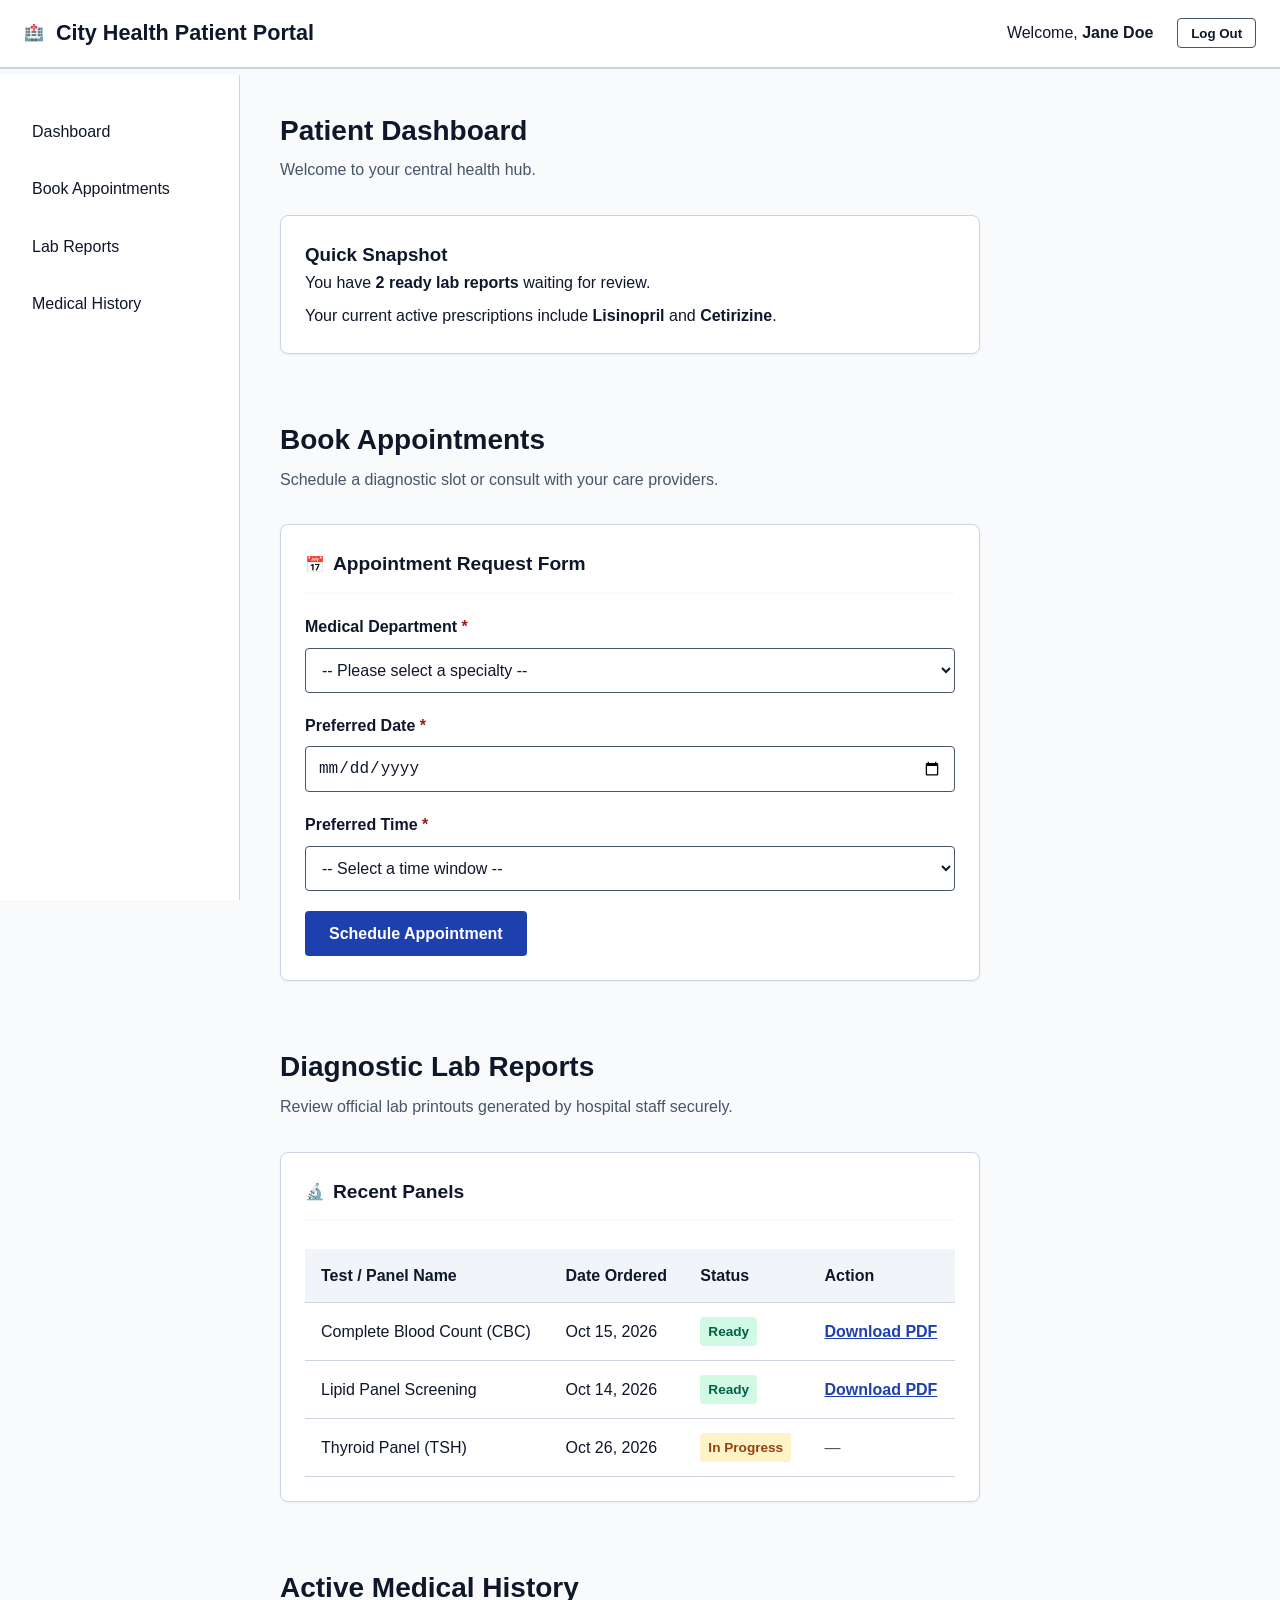
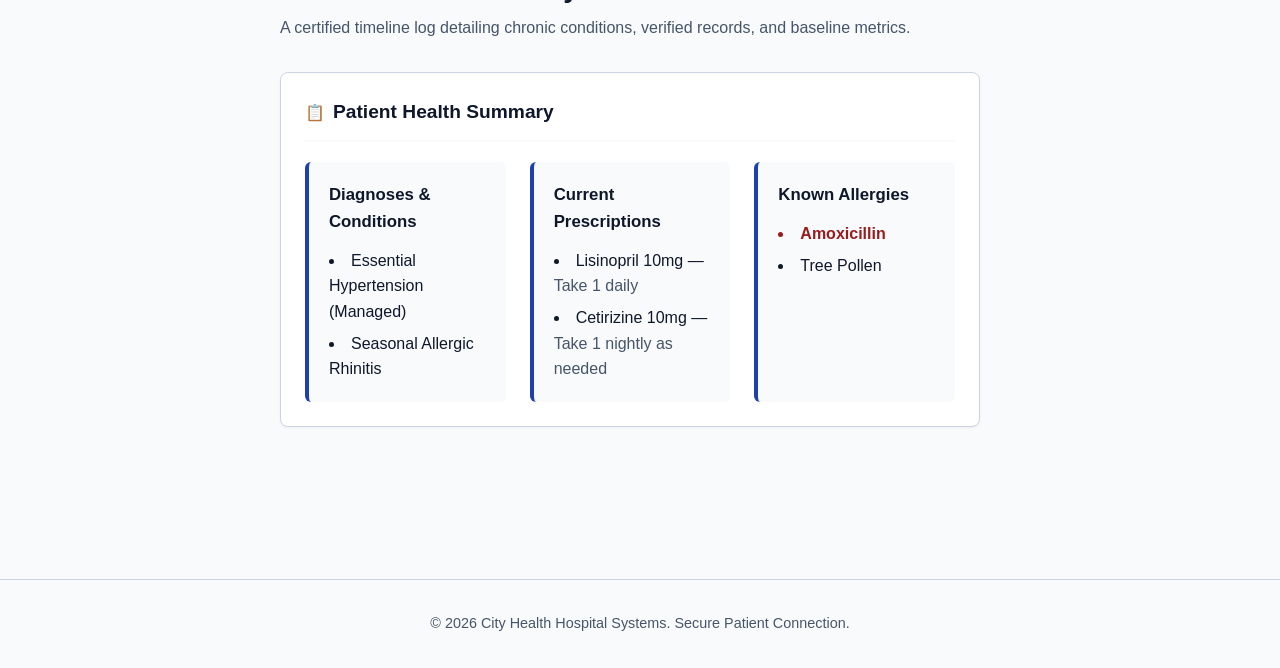
<file: Hospital Management/index.html>
<!DOCTYPE html>
<html lang="en">
  <head>
    <meta charset="UTF-8" />
    <meta name="viewport" content="width=device-width, initial-scale=1.0" />
    <title>Patient Portal - City Health Hospital</title>
    <link rel="stylesheet" href="style.css" />
  </head>
  <body>
    <a href="#main-content" class="skip-link">Skip to main content</a>

    <header class="portal-header">
      <div class="header-container">
        <div class="logo-area">
          <span class="portal-logo" aria-hidden="true">🏥</span>
          <h1>
            City Health <span class="sr-only">Hospital</span> Patient Portal
          </h1>
        </div>
        <div class="user-profile">
          <span id="user-greeting">Welcome, <strong>Jane Doe</strong></span>
          <button
            class="btn-logout"
            aria-label="Log out of your patient portal account"
          >
            Log Out
          </button>
        </div>
      </div>
    </header>

    <div class="portal-container">
      <nav class="portal-nav" aria-label="Main Portal Navigation">
        <ul>
          <li><a href="#dashboard" class="nav-item">Dashboard</a></li>
          <li>
            <a href="#appointments" class="nav-item">Book Appointments</a>
          </li>
          <li><a href="#lab-reports" class="nav-item">Lab Reports</a></li>
          <li>
            <a href="#medical-history" class="nav-item">Medical History</a>
          </li>
        </ul>
      </nav>

      <main id="main-content" class="portal-main" tabindex="-1">
        <div id="dashboard" class="portal-view">
          <header class="content-header">
            <h2>Patient Dashboard</h2>
            <p class="subtitle">Welcome to your central health hub.</p>
          </header>

          <div class="portal-card">
            <h3>Quick Snapshot</h3>
            <p>
              You have <strong>2 ready lab reports</strong> waiting for review.
            </p>
            <p style="margin-top: 0.5rem">
              Your current active prescriptions include
              <strong>Lisinopril</strong> and <strong>Cetirizine</strong>.
            </p>
          </div>
        </div>

        <div id="appointments" class="portal-view">
          <header class="content-header">
            <h2>Book Appointments</h2>
            <p class="subtitle">
              Schedule a diagnostic slot or consult with your care providers.
            </p>
          </header>

          <section class="portal-card" aria-labelledby="form-heading">
            <div class="card-header">
              <span class="card-icon" aria-hidden="true">📅</span>
              <h3 id="form-heading">Appointment Request Form</h3>
            </div>
            <form class="appointment-form" action="#" method="POST">
              <div class="form-group">
                <label for="department"
                  >Medical Department
                  <span class="required" aria-hidden="true">*</span></label
                >
                <select
                  id="department"
                  name="department"
                  required
                  aria-required="true"
                >
                  <option value="">-- Please select a specialty --</option>
                  <option value="cardiology">Cardiology</option>
                  <option value="general">General Medicine</option>
                  <option value="pediatrics">Pediatrics</option>
                  <option value="orthopedics">Orthopedics</option>
                </select>
              </div>

              <div class="form-group">
                <label for="app-date"
                  >Preferred Date
                  <span class="required" aria-hidden="true">*</span></label
                >
                <input
                  type="date"
                  id="app-date"
                  name="app-date"
                  required
                  aria-required="true"
                />
              </div>

              <div class="form-group">
                <label for="app-time"
                  >Preferred Time
                  <span class="required" aria-hidden="true">*</span></label
                >
                <select
                  id="app-time"
                  name="app-time"
                  required
                  aria-required="true"
                >
                  <option value="">-- Select a time window --</option>
                  <option value="morning">Morning (8:00 AM - 12:00 PM)</option>
                  <option value="afternoon">
                    Afternoon (12:00 PM - 4:00 PM)
                  </option>
                </select>
              </div>

              <button type="submit" class="btn-primary">
                Schedule Appointment
              </button>
            </form>
          </section>
        </div>

        <div id="lab-reports" class="portal-view">
          <header class="content-header">
            <h2>Diagnostic Lab Reports</h2>
            <p class="subtitle">
              Review official lab printouts generated by hospital staff
              securely.
            </p>
          </header>

          <section class="portal-card" aria-labelledby="reports-heading">
            <div class="card-header">
              <span class="card-icon" aria-hidden="true">🔬</span>
              <h3 id="reports-heading">Recent Panels</h3>
            </div>
            <div class="table-responsive">
              <table>
                <thead>
                  <tr>
                    <th scope="col">Test / Panel Name</th>
                    <th scope="col">Date Ordered</th>
                    <th scope="col">Status</th>
                    <th scope="col">Action</th>
                  </tr>
                </thead>
                <tbody>
                  <tr>
                    <td>Complete Blood Count (CBC)</td>
                    <td>Oct 15, 2026</td>
                    <td><span class="badge badge-success">Ready</span></td>
                    <td>
                      <a
                        href="#"
                        class="table-link"
                        aria-label="Download Complete Blood Count Report from October 15, 2026"
                        >Download PDF</a
                      >
                    </td>
                  </tr>
                  <tr>
                    <td>Lipid Panel Screening</td>
                    <td>Oct 14, 2026</td>
                    <td><span class="badge badge-success">Ready</span></td>
                    <td>
                      <a
                        href="#"
                        class="table-link"
                        aria-label="Download Lipid Panel Screening Report from October 14, 2026"
                        >Download PDF</a
                      >
                    </td>
                  </tr>
                  <tr>
                    <td>Thyroid Panel (TSH)</td>
                    <td>Oct 26, 2026</td>
                    <td>
                      <span class="badge badge-pending">In Progress</span>
                    </td>
                    <td>
                      <span class="text-muted" aria-hidden="true">—</span
                      ><span class="sr-only">No actions available yet</span>
                    </td>
                  </tr>
                </tbody>
              </table>
            </div>
          </section>
        </div>

        <div id="medical-history" class="portal-view">
          <header class="content-header">
            <h2>Active Medical History</h2>
            <p class="subtitle">
              A certified timeline log detailing chronic conditions, verified
              records, and baseline metrics.
            </p>
          </header>

          <section class="portal-card" aria-labelledby="history-heading">
            <div class="card-header">
              <span class="card-icon" aria-hidden="true">📋</span>
              <h3 id="history-heading">Patient Health Summary</h3>
            </div>

            <div class="history-grid">
              <article class="history-item">
                <h4>Diagnoses & Conditions</h4>
                <ul>
                  <li>Essential Hypertension (Managed)</li>
                  <li>Seasonal Allergic Rhinitis</li>
                </ul>
              </article>

              <article class="history-item">
                <h4>Current Prescriptions</h4>
                <ul>
                  <li>
                    Lisinopril 10mg —
                    <span class="text-muted">Take 1 daily</span>
                  </li>
                  <li>
                    Cetirizine 10mg —
                    <span class="text-muted">Take 1 nightly as needed</span>
                  </li>
                </ul>
              </article>

              <article class="history-item">
                <h4>Known Allergies</h4>
                <ul>
                  <li class="allergy-alert">
                    Amoxicillin
                    <span class="sr-only">(Severe reaction risk)</span>
                  </li>
                  <li>Tree Pollen</li>
                </ul>
              </article>
            </div>
          </section>
        </div>
      </main>
    </div>

    <footer class="portal-footer">
      <p>
        &copy; 2026 City Health Hospital Systems. Secure Patient Connection.
      </p>
    </footer>
  </body>
</html>
</file>
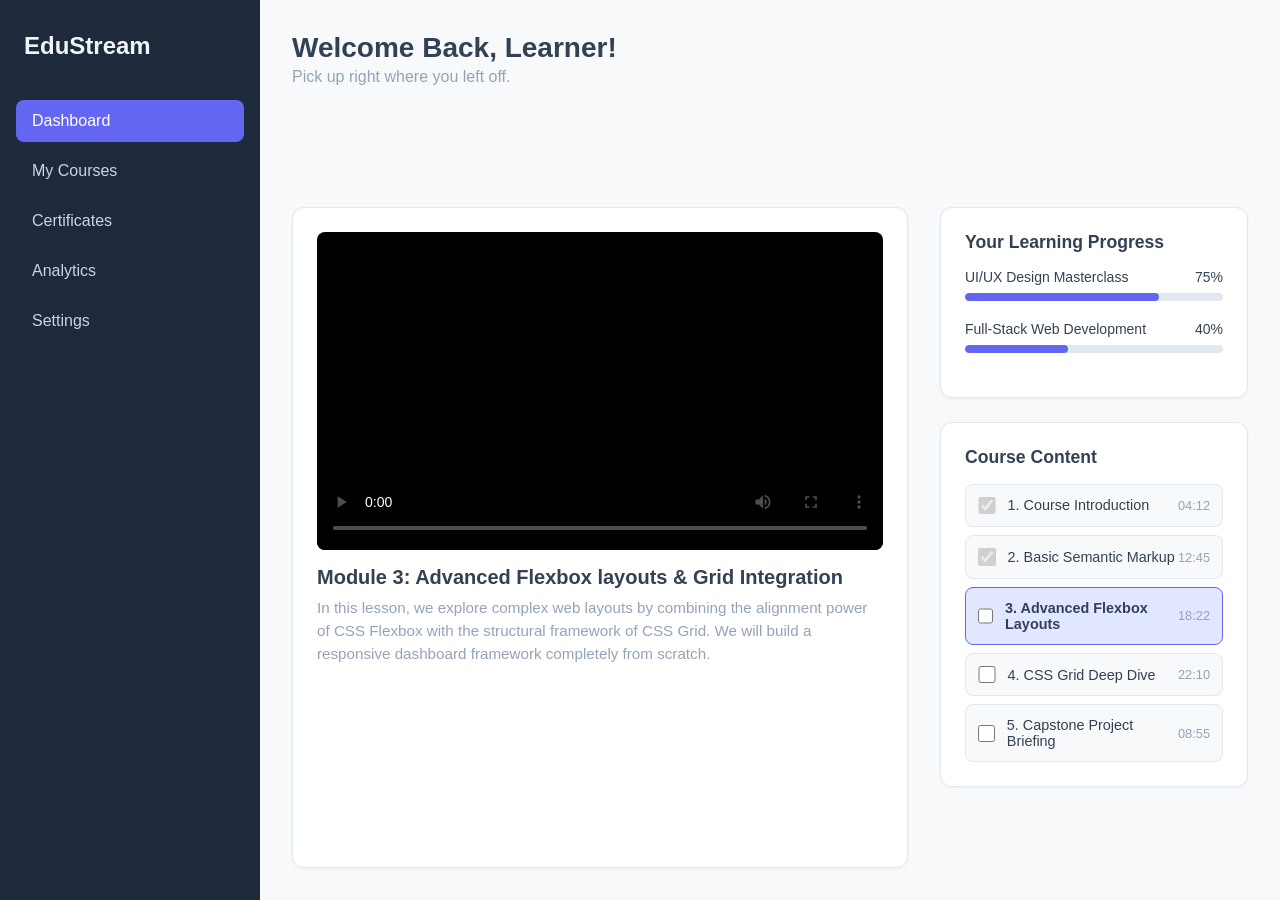
<file: LMS Dashboard/index.html>
<!DOCTYPE html>
<html lang="en">
  <head>
    <meta charset="UTF-8" />
    <meta name="viewport" content="width=device-width, initial-scale=1.0" />
    <title>LMS Dashboard</title>
    <style>
      :root {
        --bg-primary: #f8f9fa;
        --bg-sidebar: #1e293b;
        --text-main: #334155;
        --text-light: #94a3b8;
        --accent: #6366f1;
        --accent-hover: #4f46e5;
        --border: #e2e8f0;
        --card-bg: #ffffff;
      }

      * {
        box-sizing: border-box;
        margin: 0;
        padding: 0;
        font-family: "Segoe UI", Tahoma, Geneva, Verdana, sans-serif;
      }

      body {
        display: flex;
        background-color: var(--bg-primary);
        color: var(--text-main);
        height: 100vh;
        overflow: hidden;
      }

      /* Sidebar Navigation */
      aside {
        width: 260px;
        background-color: var(--bg-sidebar);
        color: #ffffff;
        display: flex;
        flex-direction: column;
        padding: 2rem 1rem;
        flex-shrink: 0;
      }

      .logo {
        font-size: 1.5rem;
        font-weight: bold;
        margin-bottom: 2.5rem;
        padding-left: 0.5rem;
        color: #f1f5f9;
      }

      .nav-links {
        list-style: none;
        display: flex;
        flex-direction: column;
        gap: 0.5rem;
      }

      .nav-links a {
        color: #cbd5e1;
        text-decoration: none;
        padding: 0.75rem 1rem;
        border-radius: 0.5rem;
        display: block;
        transition: all 0.2s;
      }

      .nav-links a:hover,
      .nav-links .active a {
        background-color: var(--accent);
        color: #ffffff;
      }

      /* Main Content Container */
      main {
        flex-grow: 1;
        padding: 2rem;
        overflow-y: auto;
        display: grid;
        grid-template-columns: 2fr 1fr;
        gap: 2rem;
      }

      @media (max-width: 1024px) {
        main {
          grid-template-columns: 1fr;
        }
      }

      .dashboard-header {
        grid-column: 1 / -1;
        margin-bottom: 0.5rem;
      }

      .dashboard-header h1 {
        font-size: 1.75rem;
        margin-bottom: 0.25rem;
      }

      /* Video Lesson Area */
      .video-section {
        background-color: var(--card-bg);
        border-radius: 0.75rem;
        padding: 1.5rem;
        border: 1px solid var(--border);
        box-shadow: 0 1px 3px rgba(0, 0, 0, 0.05);
      }

      .video-container {
        position: relative;
        padding-bottom: 56.25%; /* 16:9 Aspect Ratio */
        height: 0;
        overflow: hidden;
        border-radius: 0.5rem;
        background-color: #000;
        margin-bottom: 1rem;
      }

      .video-container iframe,
      .video-container video {
        position: absolute;
        top: 0;
        left: 0;
        width: 100%;
        height: 100%;
        border: 0;
      }

      .lesson-info h2 {
        font-size: 1.25rem;
        margin-bottom: 0.5rem;
      }

      .lesson-info p {
        color: var(--text-light);
        font-size: 0.95rem;
        line-height: 1.5;
      }

      /* Course Progress Trackers & Right Sidebar */
      .sidebar-right {
        display: flex;
        flex-direction: column;
        gap: 1.5rem;
      }

      .card {
        background-color: var(--card-bg);
        border: 1px solid var(--border);
        border-radius: 0.75rem;
        padding: 1.5rem;
        box-shadow: 0 1px 3px rgba(0, 0, 0, 0.05);
      }

      .card h3 {
        font-size: 1.1rem;
        margin-bottom: 1rem;
      }

      /* Progress Tracker Styles */
      .progress-block {
        margin-bottom: 1.25rem;
      }

      .progress-info {
        display: flex;
        justify-content: space-between;
        font-size: 0.875rem;
        margin-bottom: 0.5rem;
        font-weight: 500;
      }

      .progress-bar-bg {
        background-color: var(--border);
        border-radius: 1rem;
        height: 8px;
        width: 100%;
        overflow: hidden;
      }

      .progress-bar-fill {
        background-color: var(--accent);
        height: 100%;
        border-radius: 1rem;
      }

      /* Course Syllabus / Content List */
      .syllabus-list {
        list-style: none;
        display: flex;
        flex-direction: column;
        gap: 0.5rem;
      }

      .syllabus-item {
        display: flex;
        align-items: center;
        padding: 0.75rem;
        border-radius: 0.5rem;
        border: 1px solid var(--border);
        background-color: var(--bg-primary);
        font-size: 0.9rem;
        cursor: pointer;
        transition: background-color 0.2s;
      }

      .syllabus-item:hover {
        background-color: #f1f5f9;
      }

      .syllabus-item.current {
        border-color: var(--accent);
        background-color: #e0e7ff;
      }

      .syllabus-item input[type="checkbox"] {
        margin-right: 0.75rem;
        accent-color: var(--accent);
        width: 1.1rem;
        height: 1.1rem;
      }

      .syllabus-item .duration {
        margin-left: auto;
        color: var(--text-light);
        font-size: 0.8rem;
      }
    </style>
  </head>
  <body>
    <!-- Sidebar Navigation -->
    <aside>
      <div class="logo">EduStream</div>
      <ul class="nav-links">
        <li class="active"><a href="#">Dashboard</a></li>
        <li><a href="#">My Courses</a></li>
        <li><a href="#">Certificates</a></li>
        <li><a href="#">Analytics</a></li>
        <li><a href="#">Settings</a></li>
      </ul>
    </aside>

    <!-- Main Content -->
    <main>
      <!-- Header -->
      <header class="dashboard-header">
        <h1>Welcome Back, Learner!</h1>
        <p style="color: var(--text-light)">
          Pick up right where you left off.
        </p>
      </header>

      <!-- Left Column: Video & Lesson Info -->
      <section class="video-section">
        <div class="video-container">
          <!-- Using a standard semantic HTML5 video tag placeholders. Swap source for actual video URL. -->
          <video controls poster="https://unsplash.com">
            <source src="#" type="video/mp4" />
            Your browser does not support the video tag.
          </video>
        </div>
        <div class="lesson-info">
          <h2>Module 3: Advanced Flexbox layouts & Grid Integration</h2>
          <p>
            In this lesson, we explore complex web layouts by combining the
            alignment power of CSS Flexbox with the structural framework of CSS
            Grid. We will build a responsive dashboard framework completely from
            scratch.
          </p>
        </div>
      </section>

      <!-- Right Column: Trackers & Course Content -->
      <section class="sidebar-right">
        <!-- Course Progress Trackers -->
        <div class="card">
          <h3>Your Learning Progress</h3>

          <div class="progress-block">
            <div class="progress-info">
              <span>UI/UX Design Masterclass</span>
              <span>75%</span>
            </div>
            <div class="progress-bar-bg">
              <div class="progress-bar-fill" style="width: 75%"></div>
            </div>
          </div>

          <div class="progress-block">
            <div class="progress-info">
              <span>Full-Stack Web Development</span>
              <span>40%</span>
            </div>
            <div class="progress-bar-bg">
              <div class="progress-bar-fill" style="width: 40%"></div>
            </div>
          </div>
        </div>

        <!-- Course Syllabus Playlist -->
        <div class="card">
          <h3>Course Content</h3>
          <ul class="syllabus-list">
            <li class="syllabus-item">
              <input type="checkbox" checked disabled />
              <span>1. Course Introduction</span>
              <span class="duration">04:12</span>
            </li>
            <li class="syllabus-item">
              <input type="checkbox" checked disabled />
              <span>2. Basic Semantic Markup</span>
              <span class="duration">12:45</span>
            </li>
            <li class="syllabus-item current">
              <input type="checkbox" />
              <strong>3. Advanced Flexbox Layouts</strong>
              <span class="duration">18:22</span>
            </li>
            <li class="syllabus-item">
              <input type="checkbox" />
              <span>4. CSS Grid Deep Dive</span>
              <span class="duration">22:10</span>
            </li>
            <li class="syllabus-item">
              <input type="checkbox" />
              <span>5. Capstone Project Briefing</span>
              <span class="duration">08:55</span>
            </li>
          </ul>
        </div>
      </section>
    </main>
  </body>
</html>
</file>
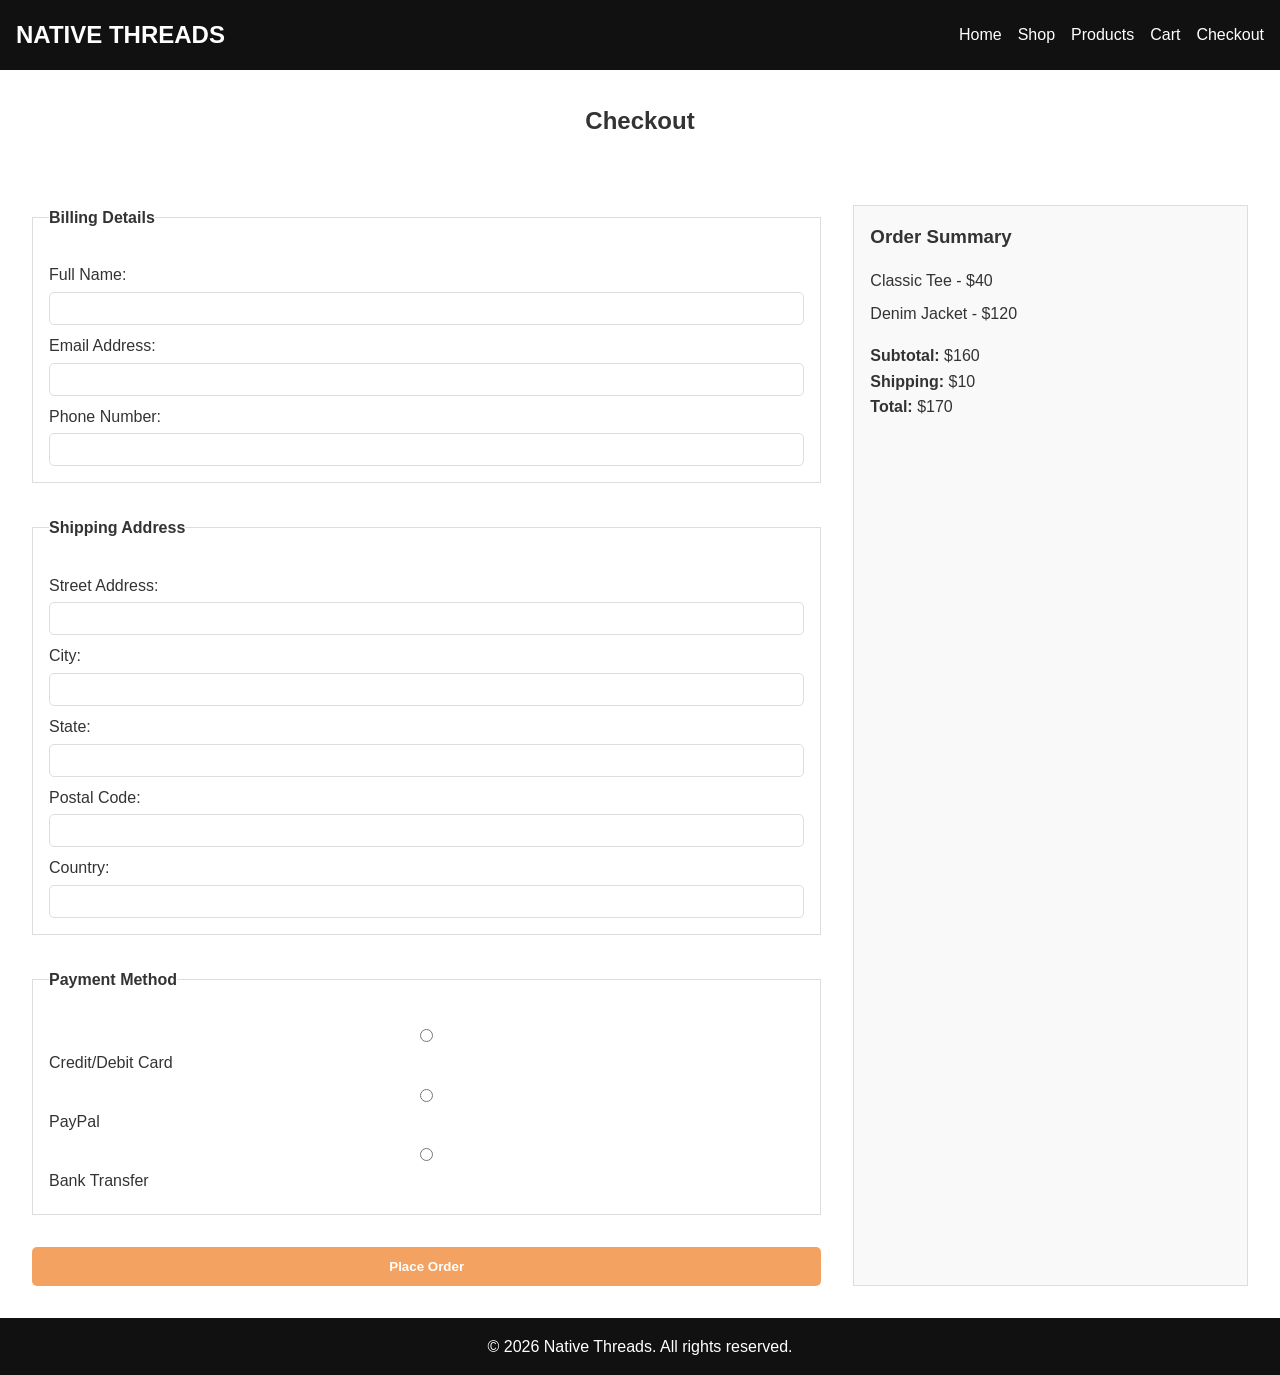
<file: E-Commerce NATIVE THREADS/checkout.html>
<!DOCTYPE html>
<html lang="en">
  <head>
    <meta charset="UTF-8" />
    <meta name="viewport" content="width=device-width, initial-scale=1.0" />
    <title>Native Threads | Checkout</title>
    <link rel="stylesheet" href="style.css" />
  </head>
  <body>
    <header>
      <nav>
        <h1 class="logo"><a href="index.html">NATIVE THREADS</a></h1>
        <ul class="nav-links">
          <li><a href="index.html">Home</a></li>
          <li><a href="shop.html">Shop</a></li>
          <li><a href="product details.html">Products</a></li>
          <li><a href="cart.html">Cart</a></li>
          <li><a href="checkout.html">Checkout</a></li>
        </ul>
      </nav>
    </header>

    <main>
      <section class="checkout">
        <h2>Checkout</h2>
        <form class="checkout-form">
          <fieldset>
            <legend>Billing Details</legend>
            <label for="fullname">Full Name:</label>
            <input type="text" id="fullname" name="fullname" required />

            <label for="email">Email Address:</label>
            <input type="email" id="email" name="email" required />

            <label for="phone">Phone Number:</label>
            <input type="tel" id="phone" name="phone" required />
          </fieldset>

          <fieldset>
            <legend>Shipping Address</legend>
            <label for="address">Street Address:</label>
            <input type="text" id="address" name="address" required />

            <label for="city">City:</label>
            <input type="text" id="city" name="city" required />

            <label for="state">State:</label>
            <input type="text" id="state" name="state" required />

            <label for="zip">Postal Code:</label>
            <input type="text" id="zip" name="zip" required />

            <label for="country">Country:</label>
            <input type="text" id="country" name="country" required />
          </fieldset>

          <fieldset>
            <legend>Payment Method</legend>
            <label
              ><input type="radio" name="payment" value="card" required />
              Credit/Debit Card</label
            >
            <label
              ><input type="radio" name="payment" value="paypal" />
              PayPal</label
            >
            <label
              ><input type="radio" name="payment" value="bank" /> Bank
              Transfer</label
            >
          </fieldset>

          <button type="submit" class="btn">Place Order</button>
        </form>

        <aside class="order-summary">
          <h3>Order Summary</h3>
          <ul>
            <li>Classic Tee - $40</li>
            <li>Denim Jacket - $120</li>
          </ul>
          <p><strong>Subtotal:</strong> $160</p>
          <p><strong>Shipping:</strong> $10</p>
          <p><strong>Total:</strong> $170</p>
        </aside>
      </section>
    </main>

    <footer>
      <p>&copy; 2026 Native Threads. All rights reserved.</p>
    </footer>
  </body>
</html>
</file>
<file: Hospital Management/style.css>
:root {
  --color-bg-main: #f8fafc;
  --color-bg-card: #ffffff;
  --color-text-main: #0f172a;
  --color-text-muted: #475569;
  --color-primary: #1e40af;
  --color-primary-hover: #1e3a8a;
  --color-accent-bg: #f1f5f9;
  --color-border: #cbd5e1;
  --color-success: #065f46;
  --color-success-bg: #d1fae5;
  --color-pending: #92400e;
  --color-pending-bg: #fef3c7;
  --color-alert: #991b1b;
  --focus-outline: 3px solid #ea580c;
}

* {
  box-sizing: border-box;
  margin: 0;
  padding: 0;
}

html {
  scroll-behavior: smooth;
}

body {
  background-color: var(--color-bg-main);
  color: var(--color-text-main);
  font-family: -apple-system, BlinkMacSystemFont, "Segoe UI", Roboto, Helvetica,
    Arial, sans-serif;
  font-size: 1rem;
  line-height: 1.6;
}

.portal-view {
  display: block;
  margin-bottom: 4rem;
  scroll-margin-top: 2rem;
}

.sr-only {
  position: absolute;
  width: 1px;
  height: 1px;
  padding: 0;
  margin: -1px;
  overflow: hidden;
  clip: rect(0, 0, 0, 0);
  border: 0;
}

.skip-link {
  position: absolute;
  top: -100px;
  left: 1rem;
  background: #ea580c;
  color: white;
  padding: 0.75rem 1.5rem;
  font-weight: bold;
  border-radius: 0 0 4px 4px;
  z-index: 9999;
  text-decoration: none;
}

.skip-link:focus {
  top: 0;
  outline: var(--focus-outline);
}

a:focus,
button:focus,
select:focus,
input:focus {
  outline: var(--focus-outline);
  outline-offset: 2px;
}

.portal-header {
  background-color: #ffffff;
  border-bottom: 2px solid var(--color-border);
  padding: 1rem 1.5rem;
  position: sticky; /* Keep header visible at the top during long scrolling actions */
  top: 0;
  z-index: 100;
}

.header-container {
  max-width: 1400px;
  margin: 0 auto;
  display: flex;
  justify-content: space-between;
  align-items: center;
  flex-wrap: wrap;
  gap: 1rem;
}

.logo-area {
  display: flex;
  align-items: center;
  gap: 0.75rem;
}

.logo-area h1 {
  font-size: 1.35rem;
  font-weight: 700;
}

.user-profile {
  display: flex;
  align-items: center;
  gap: 1.5rem;
}

.btn-logout {
  background-color: transparent;
  border: 1px solid var(--color-text-muted);
  color: var(--color-text-main);
  padding: 0.4rem 0.8rem;
  border-radius: 4px;
  font-weight: 600;
  cursor: pointer;
}

.btn-logout:hover {
  background-color: var(--color-accent-bg);
}

.portal-container {
  max-width: 1400px;
  margin: 0 auto;
  display: flex;
  flex-direction: column;
}

@media (min-width: 768px) {
  .portal-container {
    flex-direction: row;
  }
}

.portal-nav {
  background-color: #ffffff;
  border-bottom: 1px solid var(--color-border);
  padding: 1rem;
  flex-shrink: 0;
}

@media (min-width: 768px) {
  .portal-nav {
    width: 240px;
    border-right: 1px solid var(--color-border);
    border-bottom: none;
    position: sticky;
    top: 75px;
    height: calc(100vh - 75px);
    padding: 2rem 1rem;
    overflow-y: auto;
  }
}

.portal-nav ul {
  list-style: none;
  display: flex;
  flex-direction: row;
  flex-wrap: wrap;
  gap: 0.5rem;
}

@media (min-width: 768px) {
  .portal-nav ul {
    flex-direction: column;
  }
}

.portal-nav li {
  width: 100%;
}

.nav-item {
  display: block;
  width: 100%;
  text-align: left;
  color: var(--color-text-main);
  padding: 0.75rem 1rem;
  border-radius: 6px;
  font-weight: 500;
  font-size: 1rem;
  text-decoration: none;
}

.nav-item:hover {
  background-color: var(--color-accent-bg);
}

body:has(#dashboard:target) .nav-item[href="#dashboard"],
body:has(#appointments:target) .nav-item[href="#appointments"],
body:has(#lab-reports:target) .nav-item[href="#lab-reports"],
body:has(#medical-history:target) .nav-item[href="#medical-history"] {
  background-color: var(--color-primary);
  color: #ffffff;
}

/* Main Document Content Panels */
.portal-main {
  flex-grow: 1;
  padding: 1.5rem;
  outline: none;
}

@media (min-width: 768px) {
  .portal-main {
    padding: 2.5rem;
  }
}

.content-header {
  margin-bottom: 2rem;
}

.content-header h2 {
  font-size: 1.75rem;
  margin-bottom: 0.25rem;
}

.subtitle {
  color: var(--color-text-muted);
}

.portal-card {
  background-color: var(--color-bg-card);
  border: 1px solid var(--color-border);
  border-radius: 8px;
  padding: 1.5rem;
  box-shadow: 0 1px 3px rgba(0, 0, 0, 0.05);
  max-width: 700px;
}

.card-header {
  display: flex;
  align-items: center;
  gap: 0.5rem;
  margin-bottom: 1.25rem;
  border-bottom: 2px solid var(--color-bg-main);
  padding-bottom: 0.75rem;
}

.card-header h3 {
  font-size: 1.2rem;
}

/* Appointment Form Handling Elements */
.appointment-form {
  display: flex;
  flex-direction: column;
  gap: 1.25rem;
}

.form-group {
  display: flex;
  flex-direction: column;
  gap: 0.5rem;
}

.form-group label {
  font-weight: 600;
}

.required {
  color: var(--color-alert);
  font-weight: bold;
}

.form-group select,
.form-group input {
  width: 100%;
  padding: 0.75rem;
  border: 1px solid var(--color-text-muted);
  border-radius: 4px;
  font-size: 1rem;
  background-color: #ffffff;
  color: var(--color-text-main);
}

.btn-primary {
  background-color: var(--color-primary);
  color: #ffffff;
  padding: 0.85rem 1.5rem;
  border: none;
  border-radius: 4px;
  font-weight: 600;
  font-size: 1rem;
  cursor: pointer;
  align-self: flex-start;
}

.btn-primary:hover {
  background-color: var(--color-primary-hover);
}

/* Responsive Structural Data Tables */
.table-responsive {
  width: 100%;
  overflow-x: auto;
  -webkit-overflow-scrolling: touch;
}

table {
  width: 100%;
  border-collapse: collapse;
  text-align: left;
  margin-top: 0.5rem;
}

th,
td {
  padding: 0.85rem 1rem;
  border-bottom: 1px solid var(--color-border);
}

th {
  background-color: var(--color-accent-bg);
  font-weight: 700;
}

.table-link {
  color: var(--color-primary);
  font-weight: 600;
}

.badge {
  display: inline-block;
  padding: 0.25rem 0.5rem;
  border-radius: 4px;
  font-size: 0.85rem;
  font-weight: 700;
}

.badge-success {
  background-color: var(--color-success-bg);
  color: var(--color-success);
}

.badge-pending {
  background-color: var(--color-pending-bg);
  color: var(--color-pending);
}

.history-grid {
  display: grid;
  grid-template-columns: 1fr;
  gap: 1.5rem;
}

@media (min-width: 640px) {
  .history-grid {
    grid-template-columns: repeat(3, 1fr);
  }
}

.history-item {
  background-color: var(--color-bg-main);
  padding: 1.25rem;
  border-radius: 6px;
  border-left: 4px solid var(--color-primary);
}

.history-item h4 {
  margin-bottom: 0.75rem;
  font-size: 1.05rem;
}

.history-item ul {
  list-style-position: inside;
  display: flex;
  flex-direction: column;
  gap: 0.4rem;
}

.allergy-alert {
  color: var(--color-alert);
  font-weight: bold;
}

.text-muted {
  color: var(--color-text-muted);
}

.portal-footer {
  text-align: center;
  padding: 2rem 1rem;
  border-top: 1px solid var(--color-border);
  color: var(--color-text-muted);
  font-size: 0.9rem;
  margin-top: 3rem;
}
</file>
<file: E-Commerce NATIVE THREADS/style.css>
/* Reset */
* {
  margin: 0;
  padding: 0;
  box-sizing: border-box;
}

/* Global */
body {
  font-family: Arial, sans-serif;
  line-height: 1.6;
  color: #333;
}

a {
  text-decoration: none;
  color: inherit;
}

img {
  max-width: 100%;
  display: block;
  object-position: top center;
}

/* Header */
header {
  background: #111;
  color: #fff;
  padding: 1rem;
}

nav {
  display: flex;
  justify-content: space-between;
  align-items: center;
  flex-wrap: wrap;
}

.logo {
  font-size: 1.5rem;
  font-weight: bold;
}

.nav-links {
  list-style: none;
  display: flex;
  gap: 1rem;
}

.nav-links a {
  color: #fff;
  transition: color 0.3s;
}

.nav-links a:hover {
  color: #f4a261;
}

/* Hero */
.hero {
  background: url("https://tse3.mm.bing.net/th/id/OIP.nHXpkQAJoqDVKPAcNXe8EAHaKe?r=0&rs=1&pid=ImgDetMain&o=7&rm=3")
    center/cover no-repeat;
  color: #fff;
  text-align: center;
  padding: 5rem 2rem;
}

.hero h2 {
  font-size: 2.5rem;
  margin-bottom: 1rem;
}

.hero p {
  margin-bottom: 2rem;
}

.btn {
  background: #f4a261;
  color: #fff;
  padding: 0.75rem 1.5rem;
  border-radius: 5px;
  font-weight: bold;
  border: none;
  cursor: pointer;
}

.btn:hover {
  background: #e76f51;
}

/* Featured */
.featured {
  display: grid;
  grid-template-columns: repeat(auto-fit, minmax(250px, 1fr));
  gap: 2rem;
  padding: 3rem 2rem;
  text-align: center;
}

.featured h2 {
  grid-column: 1/-1;
  margin-bottom: 1rem;
}

/* Uniform image sizing */
.featured article img {
  width: 100%;
  height: 250px;
  object-fit: cover;
  border-radius: 5px;
}

/* About */
.about {
  background: #f9f9f9;
  padding: 3rem 2rem;
  text-align: center;
}

.about h2 {
  margin-bottom: 1rem;
}

/* Footer */
footer {
  background: #111;
  color: #fff;
  text-align: center;
  padding: 1rem;
}

/* Responsive Breakpoints */

/* Tablet */
@media (max-width: 768px) {
  nav {
    flex-direction: column;
    gap: 1rem;
  }

  .nav-links {
    flex-direction: column;
    align-items: center;
  }

  .hero h2 {
    font-size: 2rem;
  }

  .featured {
    grid-template-columns: 1fr 1fr;
  }
}

/* Mobile */
@media (max-width: 480px) {
  .hero {
    padding: 3rem 1rem;
  }

  .hero h2 {
    font-size: 1.8rem;
  }

  .btn {
    padding: 0.5rem 1rem;
  }

  .featured {
    grid-template-columns: 1fr;
  }

  .featured article img {
    height: 200px; /* slightly smaller for mobile */
  }
}

/*Shop Page Styles*/
/* Filters */
.filters {
  background: #f9f9f9;
  padding: 2rem;
}

.filters h2 {
  margin-bottom: 1rem;
}

form {
  display: grid;
  gap: 1.5rem;
}

fieldset {
  border: 1px solid #ddd;
  padding: 1rem;
}

legend {
  font-weight: bold;
}

.btn {
  background: #f4a261;
  color: #fff;
  padding: 0.75rem 1.5rem;
  border-radius: 5px;
  font-weight: bold;
  border: none;
  cursor: pointer;
}

.btn:hover {
  background: #e76f51;
}

/* Products */
.products {
  padding: 2rem;
}

.products h2 {
  text-align: center;
  margin-bottom: 2rem;
}

.product-grid {
  display: grid;
  grid-template-columns: repeat(auto-fit, minmax(220px, 1fr));
  gap: 2rem;
}

.product {
  border: 1px solid #ddd;
  padding: 1rem;
  text-align: center;
  background: #fff;
}

.product img {
  width: 100%;
  height: 250px;
  object-fit: cover;
  border-radius: 5px;
}

.product h3 {
  margin: 1rem 0 0.5rem;
}

.product p {
  margin-bottom: 1rem;
  font-weight: bold;
}

/* Responsive Breakpoints */

/* Tablet */
@media (max-width: 768px) {
  form {
    grid-template-columns: 1fr;
  }
}

/* Mobile */
@media (max-width: 480px) {
  .btn {
    padding: 0.5rem 1rem;
  }
  .product img {
    height: 200px;
  }
}

/* Product Details Page Styles */
.products {
  padding: 2rem;
}

.product-detail img {
  width: 100%;
  height: 350px;
  object-fit: cover;
  border-radius: 5px;
}

.products h2 {
  text-align: center;
  margin-bottom: 2rem;
}

.product-grid {
  display: grid;
  grid-template-columns: repeat(auto-fit, minmax(220px, 1fr));
  gap: 2rem;
}

.product {
  border: 1px solid #ddd;
  padding: 1rem;
  text-align: center;
  background: #fff;
}

.product h3 {
  margin: 1rem 0 0.5rem;
}

.product p {
  margin-bottom: 1rem;
  font-weight: bold;
}

/* Footer */
footer {
  background: #111;
  color: #fff;
  text-align: center;
  padding: 1rem;
}

/* Responsive */
@media (max-width: 768px) {
  nav {
    flex-direction: column;
    gap: 1rem;
  }

  .nav-links {
    flex-direction: column;
    align-items: center;
  }

  form {
    grid-template-columns: 1fr;
  }
}

@media (max-width: 480px) {
  .hero h2 {
    font-size: 1.8rem;
  }

  .btn {
    padding: 0.5rem 1rem;
  }
  img {
    height: 200px;
  }
}

/* Product Detail */
.product-detail {
  display: grid;
  grid-template-columns: 1fr 1fr;
  gap: 2rem;
  padding: 2rem;
}

.product-info h2 {
  margin-bottom: 0.5rem;
}

.price {
  font-size: 1.2rem;
  font-weight: bold;
  margin-bottom: 1rem;
}

.description {
  margin-bottom: 1.5rem;
}

.purchase-form {
  display: grid;
  gap: 1rem;
}

.purchase-form label {
  font-weight: bold;
}

.purchase-form select,
.purchase-form input {
  padding: 0.5rem;
  border: 1px solid #ddd;
  border-radius: 5px;
}

/* Related Products */
.related-products {
  padding: 2rem;
}

.related-products h2 {
  text-align: center;
  margin-bottom: 2rem;
}

.product-grid {
  display: grid;
  grid-template-columns: repeat(auto-fit, minmax(220px, 1fr));
  gap: 2rem;
}

.product {
  border: 1px solid #ddd;
  padding: 1rem;
  text-align: center;
  background: #fff;
}

.product h3 {
  margin: 1rem 0 0.5rem;
}

.product p {
  margin-bottom: 1rem;
  font-weight: bold;
}

/* Responsive Breakpoints */

/* Tablet */
@media (max-width: 768px) {
  .product-detail {
    grid-template-columns: 1fr;
  }
}

/* Mobile */
@media (max-width: 480px) {
  .btn {
    padding: 0.5rem 1rem;
  }

  .product-detail {
    padding: 1rem;
  }

  .related-products {
    padding: 1rem;
  }
}

/* Cart Page */
.cart {
  padding: 2rem;
}

.cart h2 {
  text-align: center;
  margin-bottom: 2rem;
}

.cart-table {
  width: 100%;
  border-collapse: collapse;
  margin-bottom: 2rem;
}

.cart-table th,
.cart-table td {
  border: 1px solid #ddd;
  padding: 1rem;
  text-align: center;
}

.cart-product {
  display: flex;
  align-items: center;
  gap: 1rem;
}

.cart-product img {
  width: 60px;
  height: auto;
  border: 1px solid #ddd;
}

.remove-btn {
  background: #e63946;
  color: #fff;
  border: none;
  padding: 0.5rem 0.75rem;
  border-radius: 5px;
  cursor: pointer;
}

.remove-btn:hover {
  background: #d62828;
}

.cart-summary {
  text-align: right;
  margin-top: 1rem;
}

.cart-summary p {
  margin: 0.5rem 0;
}

.cart-summary .btn {
  margin-top: 1rem;
  display: inline-block;
}

/* Responsive Breakpoints for Cart */

/* Tablet */
@media (max-width: 768px) {
  .cart-table th,
  .cart-table td {
    padding: 0.5rem;
  }

  .cart-product span {
    font-size: 0.9rem;
  }

  .cart-summary {
    text-align: center;
  }
}

/* Mobile */
@media (max-width: 480px) {
  .cart-table,
  .cart-table thead {
    display: none;
  }

  .cart-table tbody,
  .cart-table tr,
  .cart-table td {
    display: block;
    width: 100%;
  }

  .cart-table tr {
    margin-bottom: 1.5rem;
    border: 1px solid #ddd;
    padding: 1rem;
  }

  .cart-table td {
    text-align: left;
    border: none;
    padding: 0.5rem 0;
  }

  .cart-product {
    flex-direction: column;
    align-items: flex-start;
  }

  .cart-summary {
    text-align: center;
    margin-top: 2rem;
  }
}

/* Checkout Page */
.checkout {
  display: grid;
  grid-template-columns: 2fr 1fr;
  gap: 2rem;
  padding: 2rem;
}

.checkout h2 {
  grid-column: 1/-1;
  text-align: center;
  margin-bottom: 2rem;
}

.checkout-form {
  display: grid;
  gap: 2rem;
}

.checkout-form fieldset {
  border: 1px solid #ddd;
  padding: 1rem;
}

.checkout-form legend {
  font-weight: bold;
  margin-bottom: 0.5rem;
}

.checkout-form label {
  display: block;
  margin: 0.5rem 0 0.25rem;
}

.checkout-form input,
.checkout-form select {
  width: 100%;
  padding: 0.5rem;
  border: 1px solid #ddd;
  border-radius: 5px;
}

.order-summary {
  border: 1px solid #ddd;
  padding: 1rem;
  background: #f9f9f9;
}

.order-summary h3 {
  margin-bottom: 1rem;
}

.order-summary ul {
  list-style: none;
  margin-bottom: 1rem;
}

.order-summary li {
  margin-bottom: 0.5rem;
}

/* Responsive Breakpoints */

/* Tablet */
@media (max-width: 768px) {
  .checkout {
    grid-template-columns: 1fr;
  }

  .order-summary {
    margin-top: 2rem;
  }
}

/* Mobile */
@media (max-width: 480px) {
  .checkout {
    padding: 1rem;
  }

  .checkout-form fieldset {
    padding: 0.75rem;
  }

  .btn {
    padding: 0.5rem 1rem;
    width: 100%;
  }

  .order-summary {
    text-align: center;
  }
}
</file>
